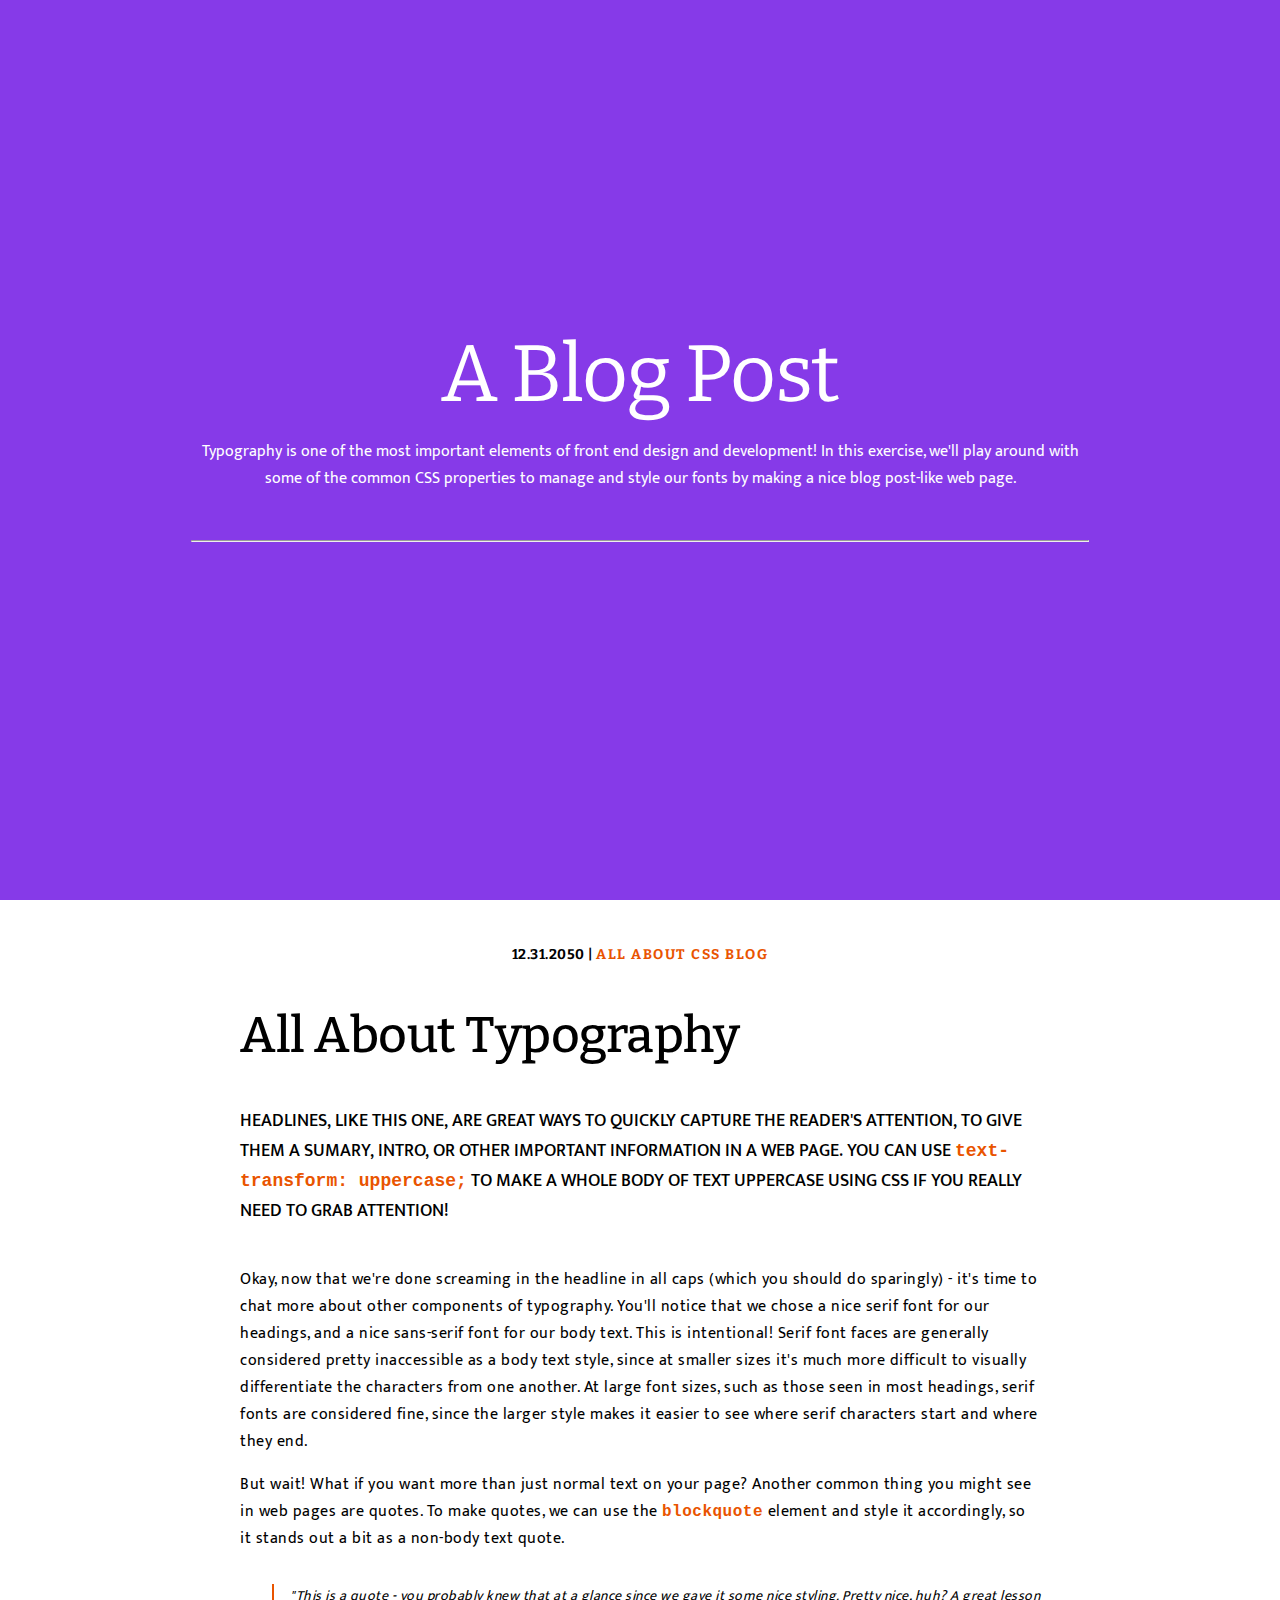
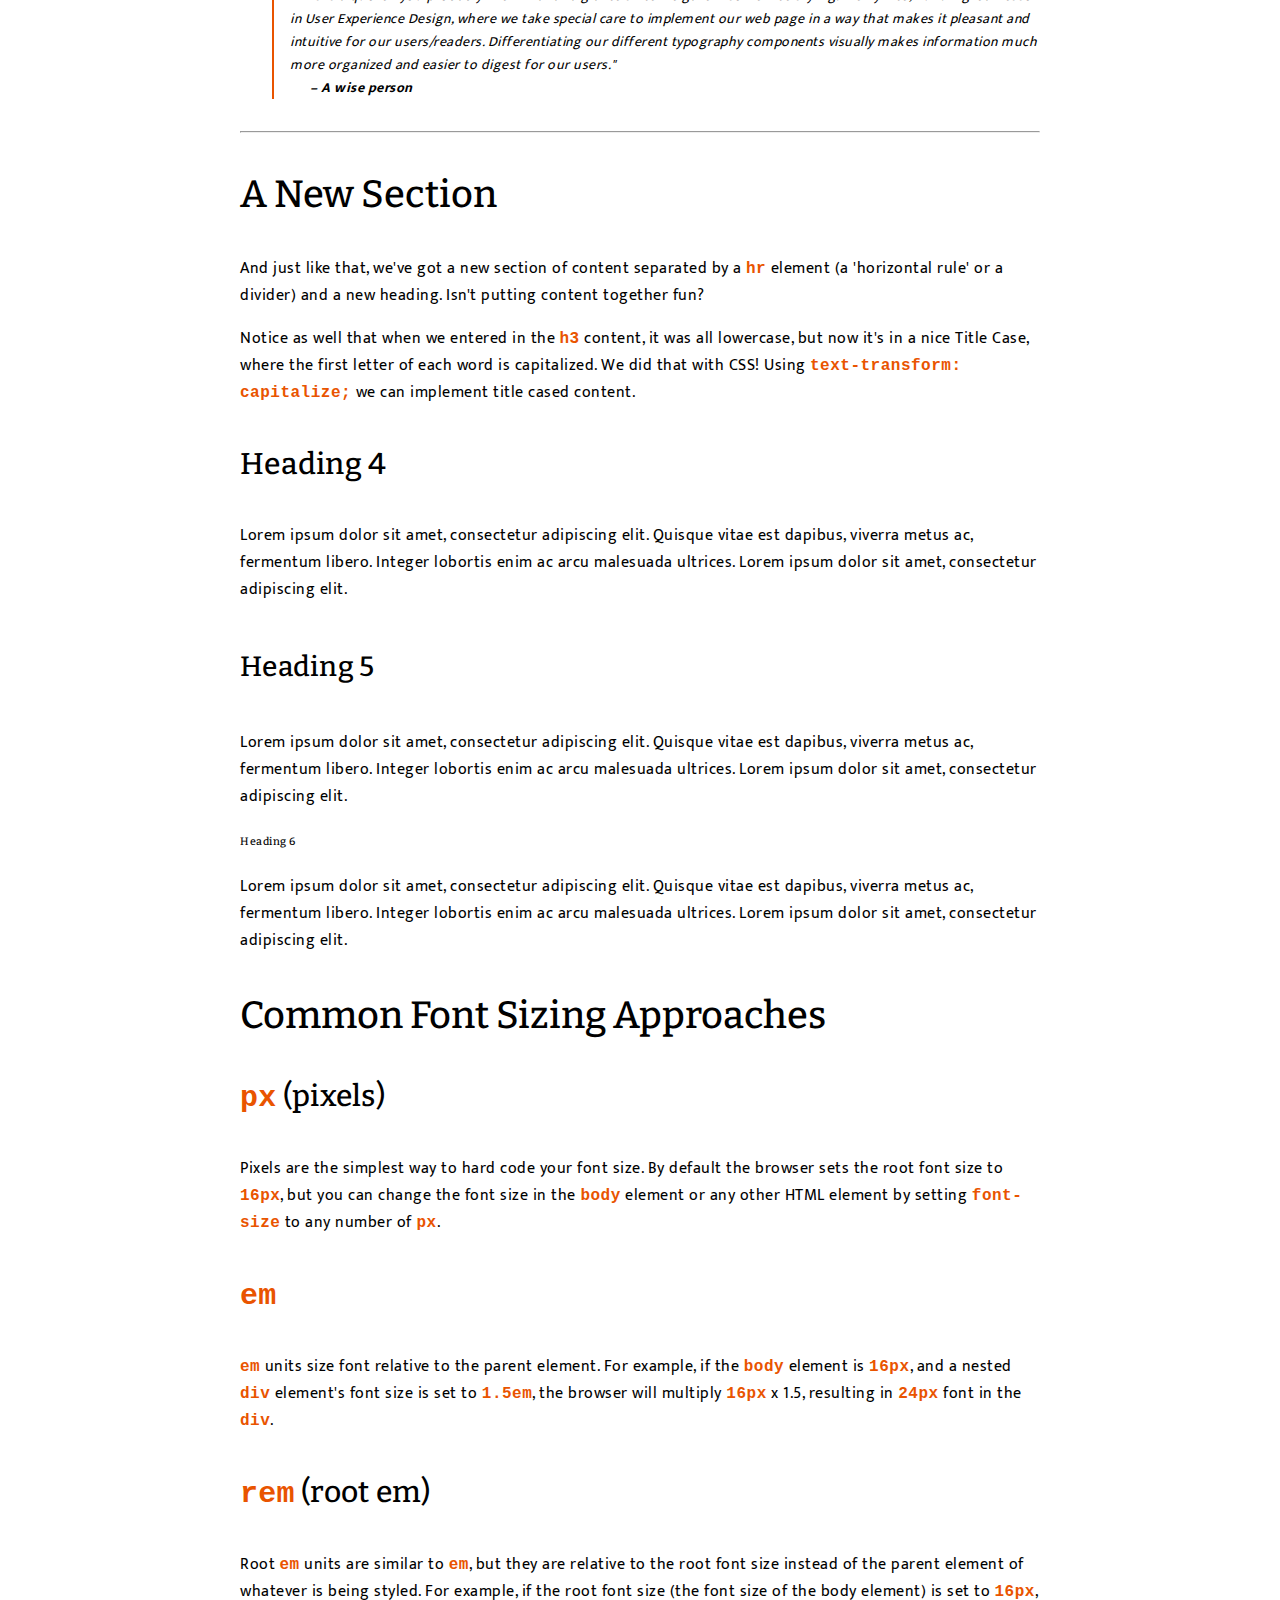
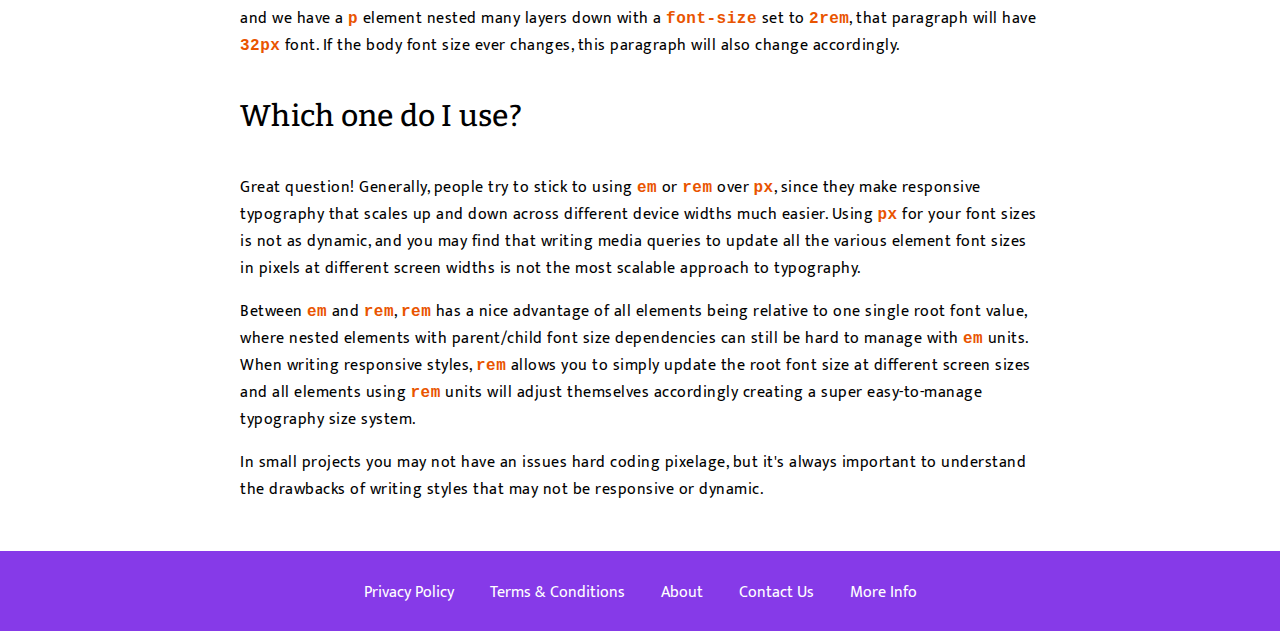
<file: WebProjects/blog-post/index.html>
<!DOCTYPE html>
<html lang="en">
<head>
    <meta charset="UTF-8">
    <meta http-equiv="X-UA-Compatible" content="IE=edge">
    <meta name="viewport" content="width=device-width, initial-scale=1.0">
    <link rel="preconnect" href="https://fonts.googleapis.com">
    <link rel="preconnect" href="https://fonts.gstatic.com" crossorigin>
    <link href="https://fonts.googleapis.com/css2?family=Bitter:wght@300;400;500;700&family=Mukta:wght@300;400;500;700&display=swap" rel="stylesheet">
    <link rel="stylesheet" href="style.css">
    <title>Typography Blog Post</title>
</head>
<body>
    <div class="hero">
        <h1>A Blog Post</h1>
        <p>
            Typography is one of the most important elements of front end design and development! In this exercise, we'll play around with some of the common CSS properties to manage and style our fonts by making a nice blog post-like web page.
        </p>
        <hr>
    </div>
    
    
    <div class="content">
        <p class="date">12.31.2050 | <span>ALL ABOUT CSS BLOG</span></p>
        <h2>All About Typography</h2>
        <p class="headline">
            Headlines, like this one, are great ways to quickly capture the
            reader's attention, to give them a sumary, intro, or other important
            information in a web page. You can use
            <code>text-transform: uppercase;</code> to make a whole body of text
            uppercase using CSS if you really need to grab attention!
        </p>
        <p>
            Okay, now that we're done screaming in the headline in all caps (which you should do sparingly) - it's time to chat more about other components of typography. You'll notice that we chose a nice serif font for our headings, and a nice sans-serif font for our body text. This is intentional! Serif font faces are generally considered pretty inaccessible as a body text style, since at smaller sizes it's much more difficult to visually differentiate the characters from one another. At large font sizes, such as those seen in most headings, serif fonts are considered fine, since the larger style makes it easier to see where serif characters start and where they end.
        </p>
        <p>
            But wait! What if you want more than just normal text on your page? Another common thing you might see in web pages are quotes. To make quotes, we can use the <code>blockquote</code> element and style it accordingly, so it stands out a bit as a non-body text quote.
        </p>

        <blockquote class="quote">
            "This is a quote - you probably knew that at a glance since we gave it some nice styling. Pretty nice, huh? A great lesson in User Experience Design, where we take special care to implement our web page in a way that makes it pleasant and intuitive for our users/readers. Differentiating our different typography components visually makes information much more organized and easier to digest for our users."
            <cite>– A wise person</cite>
        </blockquote>

        <hr>

        <h3>a new section</h3>
        <p>
            And just like that, we've got a new section of content separated by a <code>hr</code> element (a 'horizontal rule' or a divider) and a new heading. Isn't putting content together fun?
        </p>
        <p>
            Notice as well that when we entered in the <code>H3</code> content, it was all lowercase, but now it's in a nice Title Case, where the first letter of each word is capitalized. We did that with CSS! Using <code>text-transform: capitalize;</code> we can implement title cased content.
        </p>

        <h4>Heading 4</h4>
        <p>
            Lorem ipsum dolor sit amet, consectetur adipiscing elit. Quisque vitae est dapibus, viverra metus ac, fermentum libero. Integer lobortis enim ac arcu malesuada ultrices. Lorem ipsum dolor sit amet, consectetur adipiscing elit.
        </p>

        <h5>Heading 5</h5>
        <p>
            Lorem ipsum dolor sit amet, consectetur adipiscing elit. Quisque vitae est dapibus, viverra metus ac, fermentum libero. Integer lobortis enim ac arcu malesuada ultrices. Lorem ipsum dolor sit amet, consectetur adipiscing elit.
        </p>

        <h6>Heading 6</h6>
        <p>
            Lorem ipsum dolor sit amet, consectetur adipiscing elit. Quisque vitae est dapibus, viverra metus ac, fermentum libero. Integer lobortis enim ac arcu malesuada ultrices. Lorem ipsum dolor sit amet, consectetur adipiscing elit.
        </p>

        <h3>Common Font Sizing Approaches</h3>
        <h4><code>px</code> (pixels)</h4>
        <p>
            Pixels are the simplest way to hard code your font size. By default the browser sets the root font size to <code>16px</code>, but you can change the font size in the <code>body</code> element or any other HTML element by setting <code>font-size</code> to any number of <code>px</code>.
        </p>

        <h4><code>em</code></h4>
        <p>
            <code>em</code> units size font relative to the parent element. For example, if the <code>body</code> element is <code>16px</code>, and a nested <code>div</code> element's font size is set to <code>1.5em</code>, the browser will multiply <code>16px</code> x 1.5, resulting in <code>24px</code> font in the <code>div</code>.
        </p>

        <h4><code>rem</code> (root em)</h4>
        <p>
            Root <code>em</code> units are similar to <code>em</code>, but they are relative to the root font size instead of the parent element of whatever is being styled. For example, if the root font size (the font size of the body element) is set to <code>16px</code>, and we have a <code>p</code> element nested many layers down with a <code>font-size</code> set to <code>2rem</code>, that paragraph will have <code>32px</code> font. If the body font size ever changes, this paragraph will also change accordingly.
        </p>

        <h4>Which one do I use?</h4>
        <p>
            Great question! Generally, people try to stick to using <code>em</code> or <code>rem</code> over <code>px</code>, since they make responsive typography that scales up and down across different device widths much easier. Using <code>px</code> for your font sizes is not as dynamic, and you may find that writing media queries to update all the various element font sizes in pixels at different screen widths is not the most scalable approach to typography.
        </p>
        <p>
            Between <code>em</code> and <code>rem</code>, <code>rem</code> has a nice advantage of all elements being relative to one single root font value, where nested elements with parent/child font size dependencies can still be hard to manage with <code>em</code> units. When writing responsive styles, <code>rem</code> allows you to simply update the root font size at different screen sizes and all elements using <code>rem</code> units will adjust themselves accordingly creating a super easy-to-manage typography size system.
        </p>
        <p>
            In small projects you may not have an issues hard coding pixelage, but it's always important to understand the drawbacks of writing styles that may not be responsive or dynamic.
        </p>
    </div>
    <footer>
        <ul>
            <li>
                <a href="#privacy">Privacy Policy</a>
            </li>
            <li>
                <a href="#tnc">Terms & Conditions</a>
            </li>
            <li>
                <a href="#about">About</a>
            </li>
            <li>
                <a href="#contact">Contact Us</a>
            </li>
            <li>
                <a href="#more-info">More Info</a>
            </li>
        </ul>
    </footer>
</body>
</html>
</file>
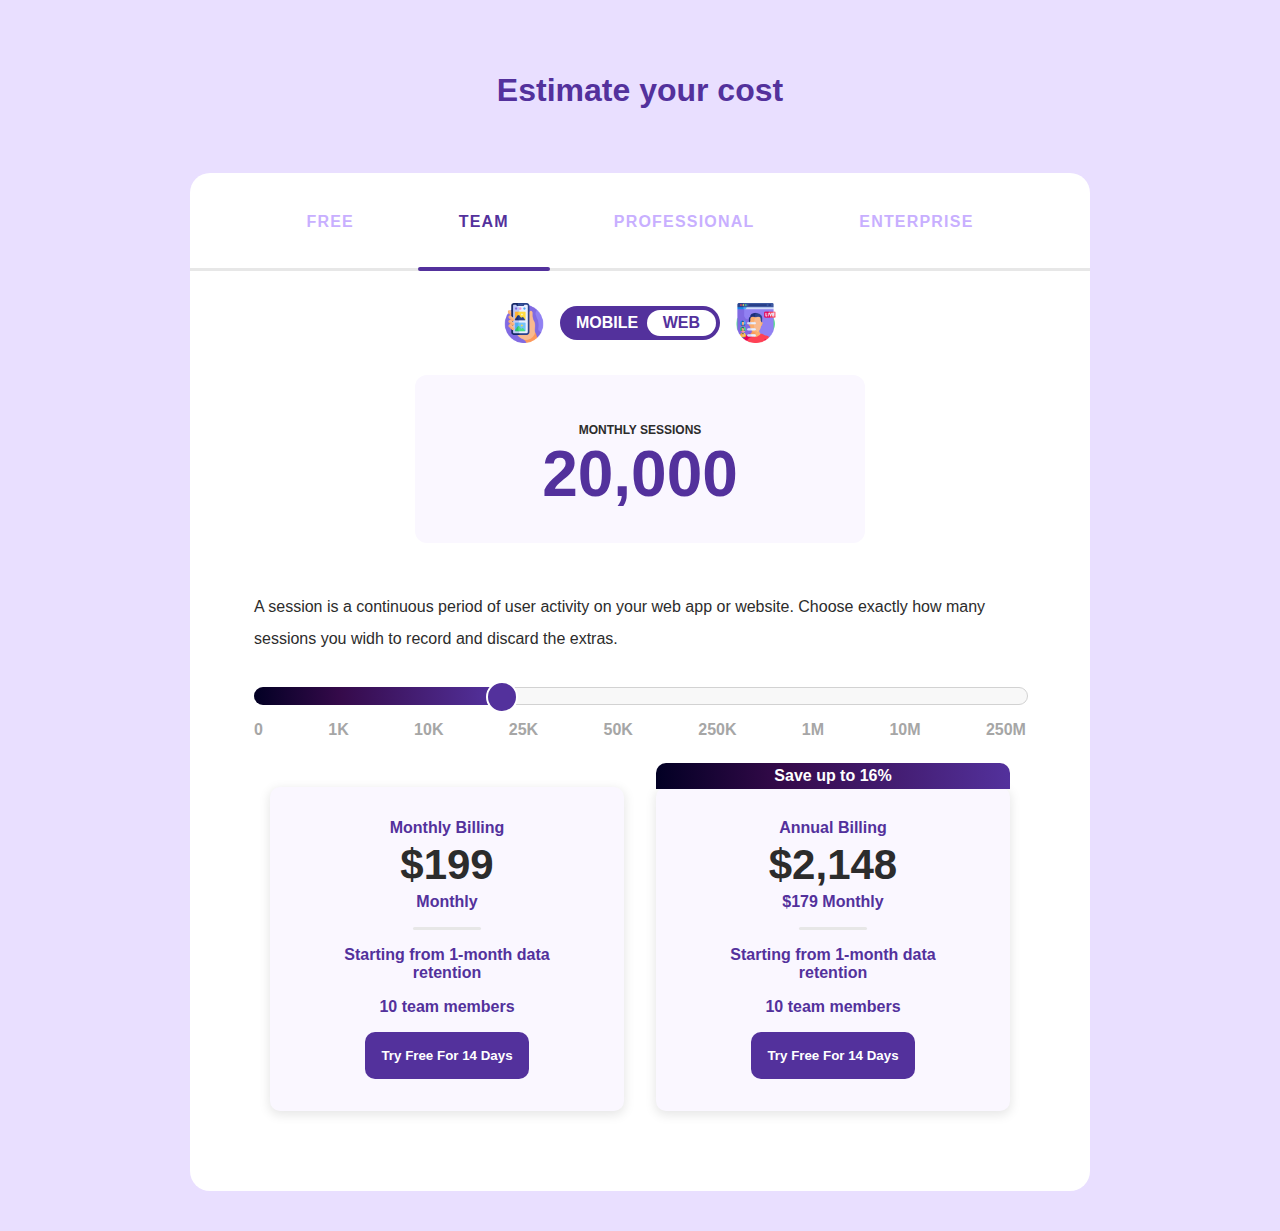
<file: WebProjects/cost-estimator/index.html>
<!DOCTYPE html>
<html lang="en">

<head>
    <meta charset="UTF-8">
    <meta http-equiv="X-UA-Compatible" content="IE=edge">
    <meta name="viewport" content="width=device-width, initial-scale=1.0">
    <link rel="preconnect" href="https://fonts.googleapis.com">
    <link rel="preconnect" href="https://fonts.gstatic.com" crossorigin>
    <link href="https://fonts.googleapis.com/css2?family=Open+Sans:wght@300;500;700&display=swap" rel="stylesheet">
    <link rel="stylesheet" href="index.css">
    <title>Cost Estimator</title>
</head>

<body>
    <h1>Estimate your cost</h1>
    <div class="container">
        <div class="tabs">
            <p>Free</p>
            <p class="active">Team</p>
            <p>Professional</p>
            <p>Enterprise</p>
        </div>
        <div class="active-line"></div>
        <div class="line"></div>

        <div class="toggle-wrapper">
            <img src="images/icon1.png" alt="">
            <div class="toggle">
                <span>Mobile</span>
                <span>Web</span>
            </div>
            <img src="images/icon2.png" alt="">
        </div>
        <div class="sessions-card">
            <p>Monthly Sessions</p>
            <p class="number">20,000</p>
        </div>
        <p class="desc">A session is a continuous period of user activity on your web app or website. Choose exactly how
            many sessions you widh to record and discard the extras.</p>
        <div class="slider">
            <div class="bar">
                <div class="progress"></div>
                <div class="point"></div>
            </div>
            <div class="scale">
                <ul>
                    <li>0</li>
                    <li>1K</li>
                    <li>10K</li>
                    <li>25K</li>
                    <li>50K</li>
                    <li>250K</li>
                    <li>1M</li>
                    <li>10M</li>
                    <li>250M</li>
                </ul>
            </div>
        </div>
        <div class="card-wrapper">
            <div class="card">
                <div class="top-section">
                    <p>Monthly Billing</p>
                    <p class="price">$199</p>
                    <p>Monthly</p>
                </div>
                <hr>
                <p>Starting from 1-month data retention</p>
                <p>10 team members</p>
                <button>Try Free For 14 Days</button>
            </div>
            <div class="card">
                <div class="top-section">
                    <div class="save-tag">
                        <p>Save up to 16%</p>
                    </div>
                    <p>Annual Billing</p>
                    <p class="price">$2,148</p>
                    <p>$179 Monthly</p>
                </div>
                <hr>
                <p>Starting from 1-month data retention</p>
                <p>10 team members</p>
                <button>Try Free For 14 Days</button>
            </div>
        </div>
    </div>
</body>

</html>
</file>
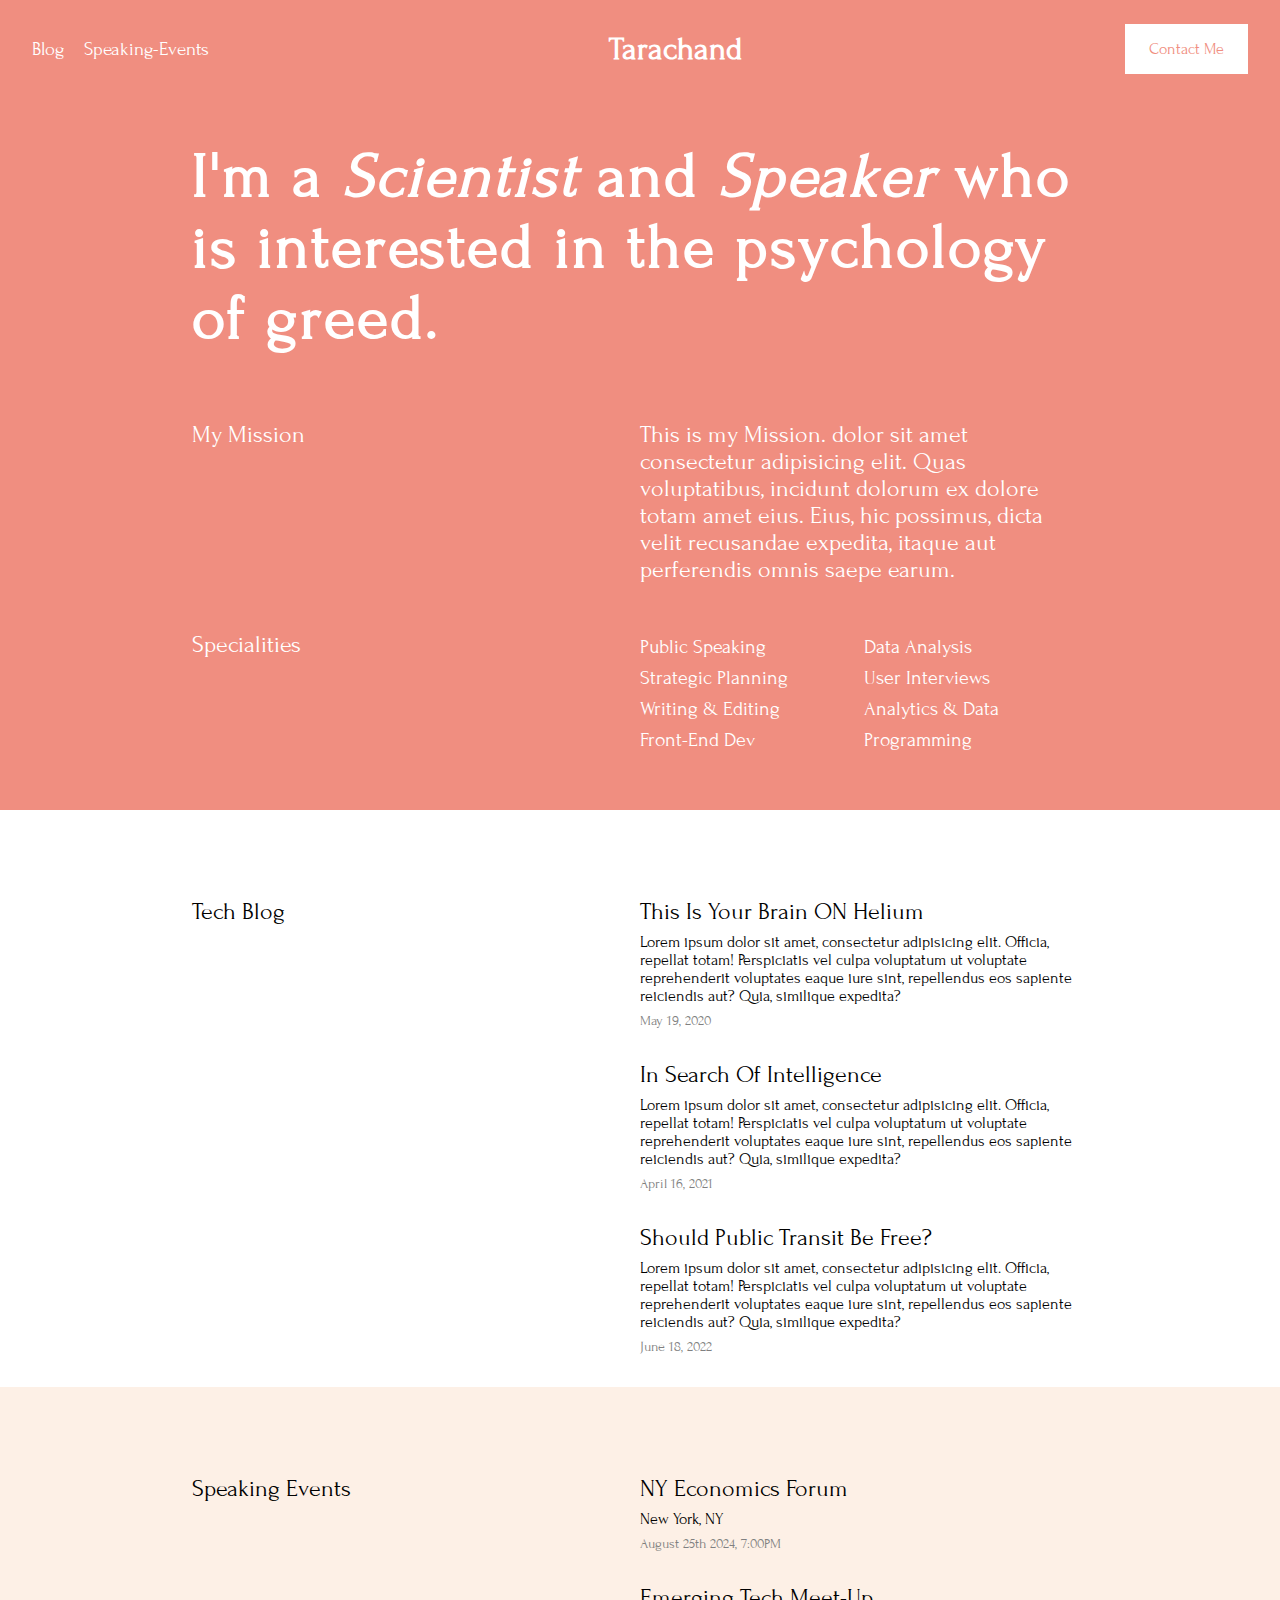
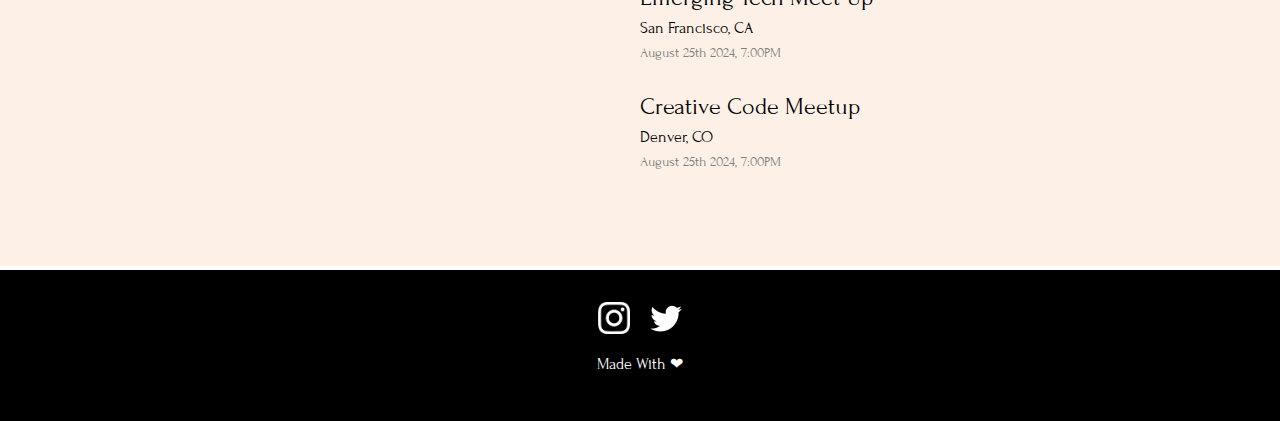
<file: WebProjects/cv-project/index.html>
<!DOCTYPE html>
<html lang="en">
<head>
    <meta charset="UTF-8">
    <meta http-equiv="X-UA-Compatible" content="IE=edge">
    <meta name="viewport" content="width=device-width, initial-scale=1.0">
    <link rel="preconnect" href="https://fonts.googleapis.com">
    <link rel="preconnect" href="https://fonts.gstatic.com" crossorigin>
    <link href="https://fonts.googleapis.com/css2?family=Bitter:wght@300;400;500;700&family=Forum&display=swap" rel="stylesheet">
    <link rel="stylesheet" href="app.css">
    <title>Tarachand | CV</title>
</head>
<body>
    <section class="hero">
        <header class="navbar">
            <nav class="nav-links">
                <a href="">Blog</a>
                <a href="">Speaking-Events</a>
            </nav>
            <p>Tarachand</p>
            <a class="contact" href="">Contact Me</a>
        </header>
        <div class="hero-content">
            <h1 class="tagline">I'm a <em>Scientist</em> and <em>Speaker</em> who is interested in the psychology of greed.</h1>
            <div class="two-column-section">
                <p class="section-heading">My Mission</p>
                <p>
                    This is my Mission. dolor sit amet consectetur adipisicing elit. Quas voluptatibus, incidunt dolorum ex dolore totam amet eius. Eius, hic possimus, dicta velit recusandae expedita, itaque aut perferendis omnis saepe earum.</p>
            </div>
            <div class="two-column-section">
                <p class="section-heading">Specialities</p>
                <ul class="skills">
                    <li>Public Speaking</li>
                    <li>Data Analysis</li>
                    <li>Strategic Planning</li>
                    <li>User Interviews</li>
                    <li>Writing & Editing</li>
                    <li>Analytics & Data</li>
                    <li>Front-End Dev</li>
                    <li>Programming</li>
                </ul>
            </div>
        </div>
    </section>
    <section class="blog-section">
        <div class="blog-content">
            <div class="two-column-section">
                <p class="section-heading">Tech Blog</p>
                <div class="blog-posts">
                    <p class="blog-title">
                        This Is Your Brain ON Helium</p>
                    <p class="blog-text">
                        Lorem ipsum dolor sit amet, consectetur adipisicing elit. Officia, repellat totam! Perspiciatis vel culpa voluptatum ut voluptate reprehenderit voluptates eaque iure sint, repellendus eos sapiente reiciendis aut? Quia, similique expedita?</p>
                    <p class="blog-date">May 19, 2020</p>
                    <p class="blog-title">
                        In Search Of Intelligence</p>
                    <p class="blog-text">
                        Lorem ipsum dolor sit amet, consectetur adipisicing elit. Officia, repellat totam! Perspiciatis vel culpa voluptatum ut voluptate reprehenderit voluptates eaque iure sint, repellendus eos sapiente reiciendis aut? Quia, similique expedita?</p>
                    <p class="blog-date">April 16, 2021</p>
                    <p class="blog-title">
                        Should Public Transit Be Free?</p>
                    <p class="blog-text">
                        Lorem ipsum dolor sit amet, consectetur adipisicing elit. Officia, repellat totam! Perspiciatis vel culpa voluptatum ut voluptate reprehenderit voluptates eaque iure sint, repellendus eos sapiente reiciendis aut? Quia, similique expedita?</p>
                    <p class="blog-date">June 18, 2022</p>
                </div>
            </div>
        </div>
    </section>
    <section class="events-section">
        <div class="events-content">
            <div class="two-column-section">
                <p>Speaking Events</p>
                <div class="events-card">
                    <p class="event-title">
                        NY Economics Forum</p>
                    <p class="event-location">
                        New York, NY</p>
                    <p class="event-date">
                        August 25th 2024, 7:00PM</p>

                    <p class="event-title">
                        Emerging Tech Meet-Up</p>
                    <p class="event-location">
                        San Francisco, CA</p>
                    <p class="event-date">
                        August 25th 2024, 7:00PM</p>

                    <p class="event-title">
                        Creative Code Meetup</p>
                    <p class="event-location">
                        Denver, CO</p>
                    <p class="event-date">
                        August 25th 2024, 7:00PM</p>
                </div>
            </div>
        </div>
    </section>
    <footer>
        <div class="footer-content">
            <img src="images/instagram.png" alt="">
            <img src="images/twitter.png" alt="">
            <p>Made With ❤</p>
        </div>
    </footer>
</body>
</html>
</file>
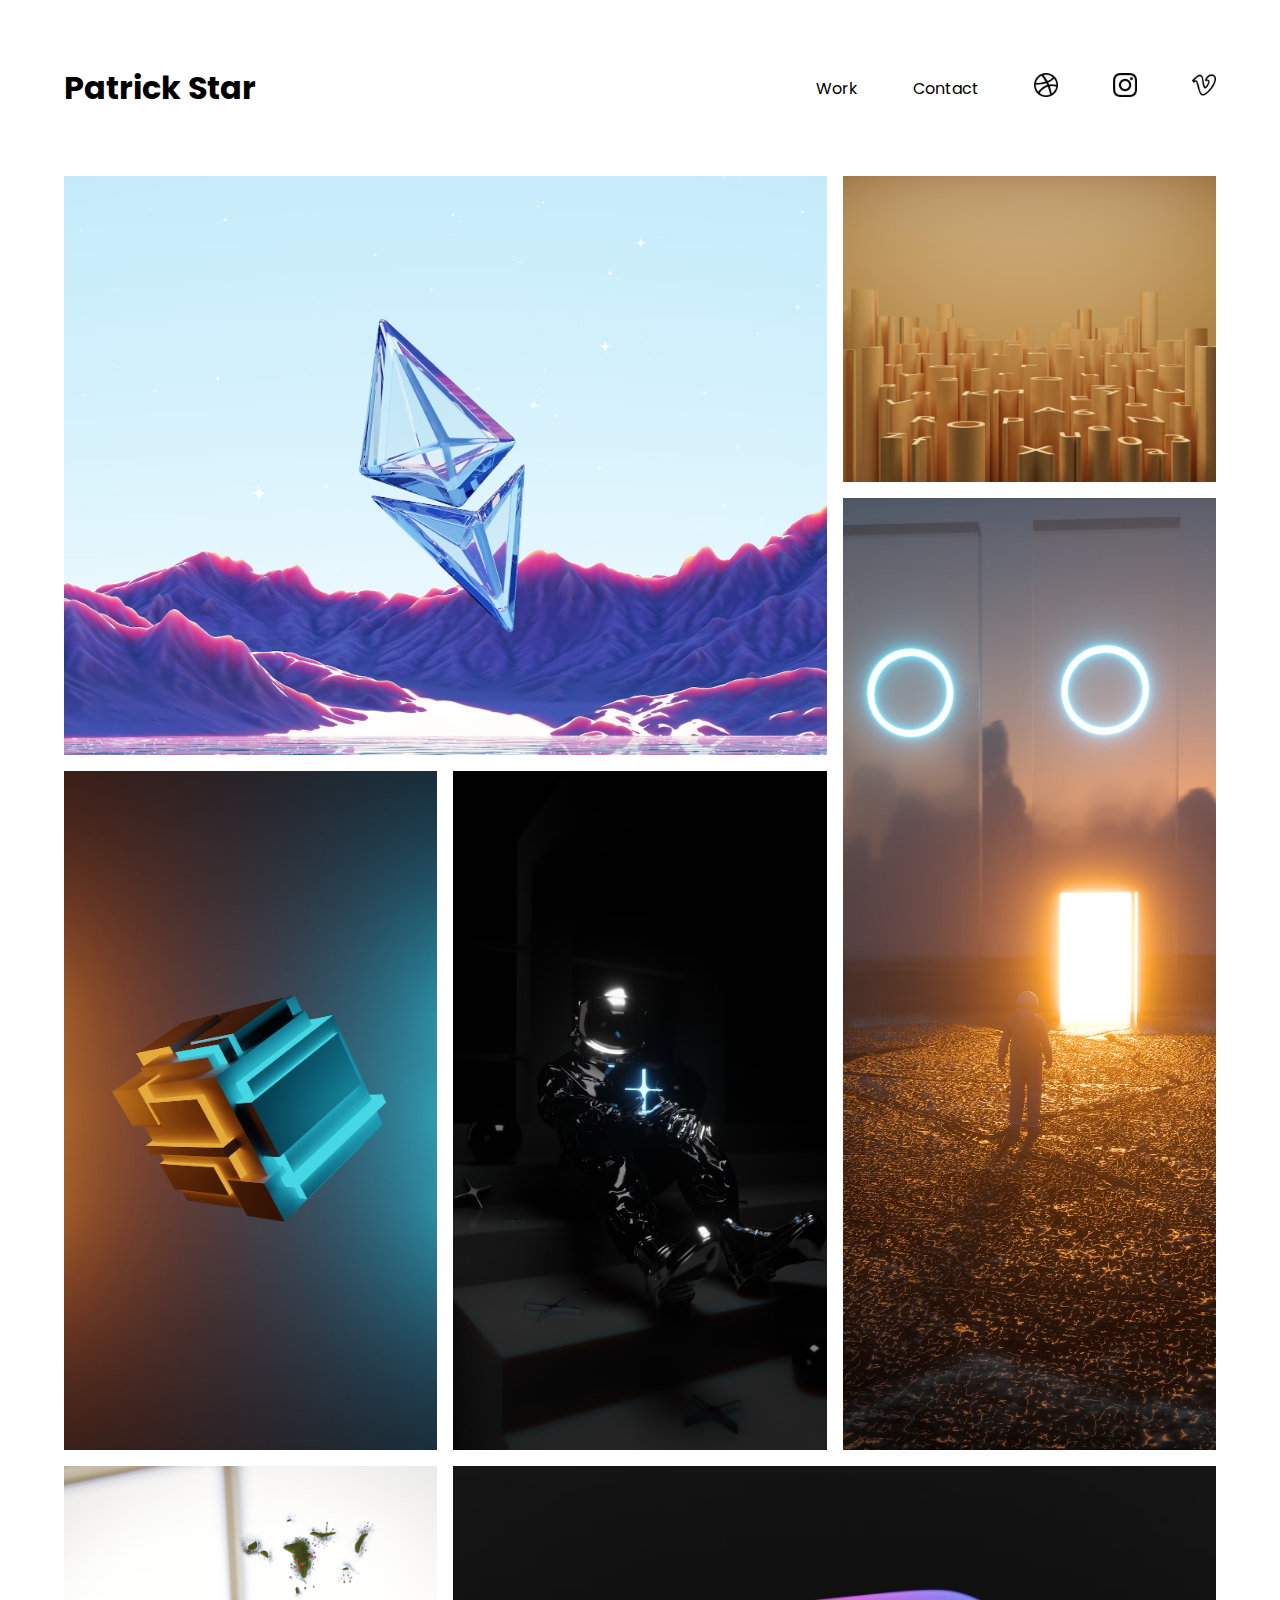
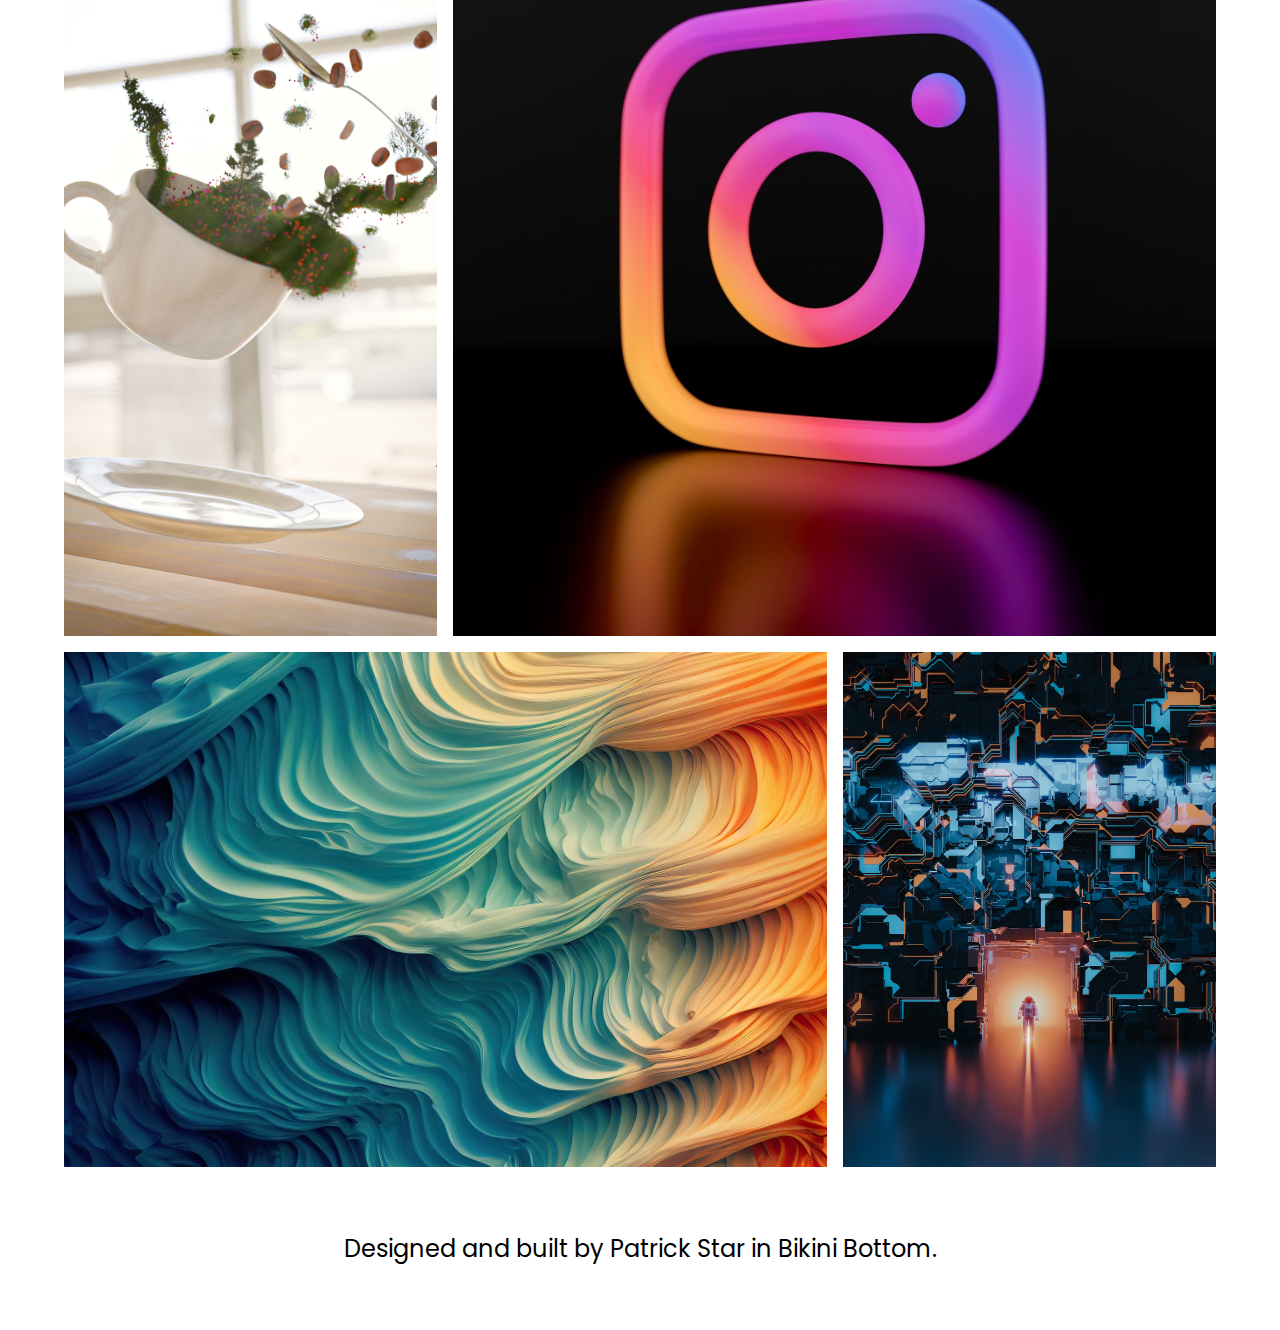
<file: WebProjects/portfolio-site/index.html>
<!DOCTYPE html>
<html lang="en">
<head>
    <meta charset="UTF-8">
    <meta http-equiv="X-UA-Compatible" content="IE=edge">
    <meta name="viewport" content="width=device-width, initial-scale=1.0">
    <link rel="preconnect" href="https://fonts.googleapis.com">
    <link rel="preconnect" href="https://fonts.gstatic.com" crossorigin>
    <link href="https://fonts.googleapis.com/css2?family=Poppins:wght@400;700&display=swap" rel="stylesheet">
    <link rel="stylesheet" href="index.css">
    <title>Portfolio</title>
</head>
<body>
    <div class="container">
        <header class="navbar">
            <div class="left">
                Patrick Star
            </div>
            <nav class="right">
                <a href="#work">Work</a>
                <a href="#contact">Contact</a>
                <a href="#dribble">
                    <img src="images/dribble_icon.png" alt="">
                </a>
                <a href="#insta">
                    <img src="images/insta_icon.png" alt="">
                </a>
                <a href="#vi">
                    <img src="images/v_icon.png" alt="">
                </a>
            </nav>
            <div class="hamburger">
                <div class="bar"></div>
                <div class="bar"></div>
                <div class="bar"></div>
            </div>
        </header>
        <div class="project-grid">
            <div class="project" id="eth">
                <img src="images/eth.avif" alt="Etherium">
                <p class="overlay">VIEW PROJECT</p>
            </div>
            <div class="project" id="alphabet">
                <img src="images/alphabet.avif" alt="">
                <p class="overlay">VIEW PROJECT</p>
            </div>
            <div class="project" id="traveler">
                <img src="images/traveler.avif" alt="">
                <p class="overlay">VIEW PROJECT</p>
            </div>
            <div class="project" id="cube">
                <img src="images/cube.avif" alt="">
                <p class="overlay white">VIEW PROJECT</p>
            </div>
            <div class="project" id="astro">
                <img src="images/astro.avif" alt="">
                <p class="overlay white">VIEW PROJECT</p>
            </div>
            <div class="project" id="cup">
                <img src="images/cup.avif" alt="">
                <p class="overlay white">VIEW PROJECT</p>
            </div>
            <div class="project" id="insta">
                <img src="images/insta.avif" alt="">
                <p class="overlay white">VIEW PROJECT</p>
            </div>
            <div class="project" id="foam">
                <img src="images/foam.avif" alt="">
                <p class="overlay">VIEW PROJECT</p>
            </div>
            <div class="project" id="dimensional">
                <img src="images/dimensional.avif" alt="">
                <p class="overlay white">VIEW PROJECT</p>
            </div>
        </div>
        <footer class="footer">
            Designed and built by Patrick Star in Bikini Bottom.
        </footer>
    </div>
</body>
</html>
</file>
<file: WebProjects/blog-post/style.css>
body {
    font-family: Mukta, sans-serif;
    font-size: 16px;
    margin: 0;
    padding: 0;
}

h1, h2, h3, h4, h5, h6 {
    font-family: bitter, serif;
    font-weight: 500;
}

h1 {
    font-size: 80px;
    letter-spacing: -1.5px;
    font-weight: 400;
    margin: 0;
}

h2 {
    font-size: 50px;
    letter-spacing: -0.5px;
}

h3 {
    font-size: 38px;
    letter-spacing: 0px;
}

h4 {
    font-size: 30px;
    letter-spacing: 0.25px;
}

h5 {
    font-size: 28px;
    letter-spacing: 0.25px;
}

code {
    color: #e95400;
    font-weight: bold;
    text-transform: lowercase;
}
.content {
    max-width: 800px;
    margin: 0 auto;
    padding: 32px;
    letter-spacing: 0.5px;
}

.content h3 {
    text-transform: capitalize;
}

.date{
    font-family: bitter, serif;
    text-transform: uppercase;
    text-align: center;
    font-weight: bold;
    font-size: 14px;
}

.date span {
    color: #e95400;
    letter-spacing: 1.5px;
}

.headline {
    text-transform: uppercase;
    font-weight: 500;
    letter-spacing: 0px;
    margin: 40px 0;
    font-size: 18px;
}

.quote {
    font-style: italic;
    font-size: 14px;
    border-left: 2px solid #e95400;
    padding-left: 16px;
    margin: 32px 0 32px 32px;
}

.quote cite {
    display: block;
    font-weight: bold;
    margin-left: 20px;
}

footer {
    background-color: #863ae8;
}

footer ul {
    list-style: none;
    margin: 0 auto;
    width: 100%;
    max-width: 900px;
    text-align: center;
    padding: 28px;
}

footer ul li {
    display: inline-block;
    margin: 0 16px;
}

footer ul li a {
    text-decoration: none;
    color: white;
}

footer ul li a:hover {
    text-decoration: underline;
}

.hero {
    color: white;
    background-color: #863ae8;
    height: 100vh; 
    text-align: center;
    
    
    /* Don't worry about this code yet */
    display: flex;
    flex-direction: column;
    align-items: center;
    justify-content: center;
}

.hero h1, .hero p {
    width: 75%;
    max-width: 900px;
}

.hero hr {
    width: 70%;
    margin: 32px 0;
}
</file>
<file: WebProjects/cost-estimator/index.css>
body {
    background-color: rgb(233, 223, 255);
    font-family: 'Opan Sans', sans-serif;
    display: flex;
    flex-direction: column;
    justify-content: center;
    align-items: center;
    padding: 32px;
    color: rgb(44, 44, 44);
}

h1 {
    color: rgb(83, 49, 156);
    margin: 32px 0 64px 0;
}

.container {
    background-color: white;
    max-width: 900px;
    width: 100%;
    border-radius: 20px;
    box-sizing: border-box;
    display: flex;
    flex-direction: column;
    justify-content: center;
    align-items: center;
    padding: 0 64px 64px 64px;
    position: relative;
}

.tabs {
    width: 100%;
    display: flex;
    justify-content: space-around;
    text-transform: uppercase;
    font-weight: bold;
    color: rgb(200, 175, 255);
    margin: 0 0 32px 0;
    padding: 16px;
}
.tabs p {
    letter-spacing: 1.2px;
    padding: 8px;
}

.tabs p:hover {
    color: rgb(83, 49, 156);
    cursor: pointer;
}

.tabs p.active {
    color: rgb(83, 49, 156);
    position: relative;
}

.line {
    height: 3px;
    width: 100%;
    background-color: rgb(231, 231, 231);
    position: absolute;
    top: 95px;
}

.tabs .active::before {
    content: "";
    height: 4px;
    width: 200%;
    border-radius: 10px;
    background-color: rgb(83, 49, 156);
    position: absolute;
    bottom: -31.5px;
    left: -50%;
    z-index: 1;
}

.toggle-wrapper {
    display: flex;
    justify-content: center;
    align-items: center;
}

.toggle-wrapper img {
    height: 40px;
    margin: 0 16px;
}

.toggle {
    background-color: rgb(83, 49, 156);
    height: 34px;
    width: 160px;
    box-sizing: border-box;
    border-radius: 20px;
    text-transform: uppercase;
    display: flex;
    flex-direction: row;
    justify-content: space-between;
    align-items: center;
    padding: 0 4px 0 16px;
    font-optical-sizing: 12px;
    font-weight: bold;
}

.toggle span:first-of-type {
    color: white;
}

.toggle span:last-of-type {
    background-color: white;
    color: rgb(83, 49, 156);
    padding: 4px 16px;
    border-radius: 20px;
}

.sessions-card {
    background-color: rgb(250, 247, 255);
    text-align: center;
    padding: 32px;
    width: 50%;
    text-transform: uppercase;
    margin: 32px 0;
    border-radius: 12px;
}

.sessions-card p {
    color: rgb(44, 44, 44);
    font-size: 12px;
    font-weight: bold;
    margin: 16px 0 0 0;
}
.sessions-card .number {
    color: rgb(83, 49, 156);
    font-size: 64px;
    font-weight: bold;
    margin: 0;
}

.desc {
    line-height: 32px;
    margin: 16px 0 32px 0;
}

.slider {
    width: 100%;
    position: relative;
}

.slider .bar {
    width: 100%;
    height: 16px;
    background-color:rgb(248, 248, 248);
    border: 1px solid rgb(210, 210, 210);
    border-radius: 20px;
}

.slider .progress {
    width: 31%;
    height: 18px;
    background-image: linear-gradient(90deg, 
        rgba(2, 0, 36, 1) 0%,
        rgba(53, 10, 74, 1) 36%,
        rgba(83, 49, 156, 1) 100%);
    border-top-left-radius: 20px;
    border-bottom-left-radius: 20px;
    position: absolute;
    top: 0;
    left: 0;
}

.slider .point {
    width: 28px;
    height: 28px;
    background-color:rgb(83, 49, 156);
    position: absolute;
    top: -6px;
    left: 30%;
    border-radius: 50%;
    border: 2px solid white;
    transition: transform 0.15s;
}

.slider .point:hover {
    cursor: pointer;
    transform: scale(1.15);
}

.scale {
    width: 100%;
    margin: 0 0 32px 0;
}

.slider .scale ul{
    width: 100%;
    display: flex;
    flex-direction: row;
    justify-content: space-between;
    list-style: none;
    font-weight: bold;
    color: rgb(166, 166, 166);
    padding: 0;
}

.card-wrapper {
    width: 100%;
    display: flex;
    justify-content: space-around;
}
.card {
    background-color: rgb(250, 247, 255);
    color: rgb(83, 49, 156);
    text-align: center;
    padding: 16px 64px;
    border-radius: 10px;
    font-weight: bold;
    /* box-shadow: 0 1px 1px hsl(0deg 0% 0% / 0.075),
                0 2px 2px hsl(0deg 0% 0% / 0.075),
                0 4px 4px hsl(0deg 0% 0% / 0.075),
                0 8px 8px hsl(0deg 0% 0% / 0.075),
                0 16px 16px hsl(0deg 0% 0% / 0.075); */
    box-shadow: 0px 3px 11px 1px rgba(0, 0, 0, 0.1);
    box-sizing: border-box;
    margin: 16px;
    transition: transform 0.15s ease;
    position: relative;
}

.card:hover {
    transform: translateY(-8px);
}

.top-section{
    margin: 16px 0;
}

.card .top-section p {
    margin: 4px 0;
}

.top-section .price {
    font-size: 42px;
    color: rgb(44, 44, 44);
}
.card hr {
    width: 30%;
    height: 3px;
    background-color: rgb(231, 231, 231);
    border: none;
    border-radius: 2px;
}

.card button {
    border: none;
    background-color: rgb(83, 49, 156);
    color: white;
    padding: 16px;
    border-radius: 10px;
    font-weight: bold;
    transition: transform 0.15s ease;
    margin: 0 0 16px 0;
}

.card button:hover {
    cursor: pointer;
    transform: scale(1.05);
}

.card .save-tag{
    color: white;
    background-image: linear-gradient(90deg, 
    rgba(2, 0, 36, 1) 0%,
    rgba(53, 10, 74, 1) 36%,
    rgba(83, 49, 156, 1) 100%);
    width: 100%;
    position: absolute;
    top: -24px;
    left: 0px;
    border-top-left-radius: 10px;
    border-top-right-radius: 10px;
}
@media only screen and (max-width: 800px) {
    .card-wrapper{
        flex-wrap: wrap-reverse;
        align-items: space-between;
    }
    .card {
        width: 100%;
    }
    .sessions-card {
        width: 80%;
    }
}

@media only screen and (max-width: 650px) {
    
    .container {
        padding: 0 16px;
    }

    h1 {
        margin-bottom: 32px;
    }

    body {
        padding: 8px;
    }
    .sessions-card {
        width: 100%;
        box-sizing: border-box;
    }
    .tabs p {
        box-sizing: border-box;
        font-size: 0.95rem;
    }
    .tabs .active::before {
        width: 100%;
        left: 0;
    }
    .line {
        top: 92px;
    }
    .toggle-wrapper {
        width: 90%;
    }
    .toggle {
        margin-left: 8px;
        margin-right: 8px;
    }
}
</file>
<file: WebProjects/cv-project/app.css>
body{
    margin: 0;
    padding: 0;
    font-family: Forum, serif;
}

.hero {
    background-color: #f08e80;
    min-height: 90vh;
    color: white;
    display: inline-block;
}

.navbar {
    display: flex;
    justify-content: space-between;
    align-items: center;
    color: white;
    padding: 24px 32px;
}

.navbar .nav-links a{
    color: white;
    text-decoration: none;
    margin-right: 16px;
    font-size: 1.2rem;
}

.navbar p {
    margin: 0;
    font-size: 2rem;
    font-weight: bold;
}

.navbar .contact {
    text-decoration: none;
    color: #f08e80;
    background-color: white;
    border: none;
    padding: 16px 24px;
}

.navbar .contact:hover {
    opacity: 0.8;
}

/* .hero  */
.hero-content {
    padding: 0 15%;
    /* margin: 32px auto; */
}

/* .hero .hero-content  */
.tagline {
    font-size: 4rem;
    color: white;
    letter-spacing: 2px;
    /* margin: 0; */
    /* padding: 24px 0; */
}

/* .hero .hero-content */
.two-column-section {
    font-size: 1.5rem;
}

.two-column-section > p {
    width: 50%;
    box-sizing: border-box;
    float: left;
}

.two-column-section .skills {
    width: 50%;
    float: left;
    box-sizing: border-box;
    list-style: none;
    padding: 0;
}

.two-column-section li {
    width: 50%;
    margin: 4px 0;
    float: left;
    font-size: 1.25rem;
}

.blog-section {
    background-color: white;
    padding: 64px 0;
}

.blog-content {
    padding: 0 15%;
}

.blog-posts {
    margin-top: 16px;
}
.two-column-section .blog-posts{
    width: 50%;
    float: left;
}

.blog-title {
    font-size: 1.5rem;
}
.blog-text {
    font-size: 1rem;
}

.blog-posts .blog-date {
    font-size: 0.9rem;
    color: gray;
    margin-bottom: 32px;
}

.blog-posts p {
    margin: 8px 0;
}

.events-section {
    background-color: #fdf0e6;
    padding: 64px 0;
    display: inline-block;
    width: 100%;
}

.events-content {
    padding: 0 15%;
}

.events-card {
    width: 50%;
    float: left;
    margin-top: 16px;
}

.events-card p {
    margin: 8px 0;
}
.event-title {
    font-size: 1.5rem;
}

.event-location {
    font-size: 1rem;
}

.events-card .event-date {
    font-size: 0.9rem;
    color: gray;
    margin-bottom: 32px;
}

footer {
    background-color: black;
    color: white;
    padding: 32px;
}

.footer-content {
    text-align: center;
}

footer img{
    width: 2rem;
    height: 2rem;
    margin: 0 8px;
    cursor: pointer;
}

@media only screen and (max-width: 1200px) {
    .hero-content {
        padding: 5%;
    }
}

@media only screen and (max-width: 700px) {
    .tagline {
        font-size: 3rem;
    }
}

@media only screen and (max-width: 600px) {
    .nav-links {
        display: none;
    }
    .tagline {
        font-size: 2rem;
    }

    .navbar {
        padding: 24px;
    }
    .two-column-section > p {
        width: 100%;
        font-size: 1.2rem;
    }

    .navbar .contact {
        padding: 12px;
    }
    .two-column-section .section-heading {
        font-weight: bold;
        font-size: 2rem;
        margin: 8px 0;
    }
    .two-column-section .skills {
        width: 100%;
    }

    .two-column-section .blog-posts {
        width: 100%;
    }

    .blog-section {
        padding: 16px 0;
    }
    .blog-content {
        padding: 0 5%;
    }

    .events-section {
        padding: 16px 0;
    }
    .events-content {
        padding: 0 16px;
        text-align: center;
    }

    .events-card {
        width: 100%;
    }
    .events-content .two-column-section > p {
        font-size: 1.9rem;
    }
    .event-title {
        font-size: 1.2rem;
    }
    

}
</file>
<file: WebProjects/portfolio-site/index.css>
body {
    font-family: "Poppins", sans-serif;
    /* display: flex;
    flex-direction: column;
    justify-content: center;
    align-items: center; */
    /* margin: 0;
    padding: 0; */
    margin: 0;
    padding: 0;
}
.container{
    max-width: 90%;
    margin: 0 auto;
    padding: 0 16px;
}
.navbar{
    padding: 64px 0;
    display: flex;
    justify-content: space-between;

}
.navbar .left{
    font-size: 32px;
    font-weight: bold;

}
.navbar .right{
    width: 400px;
    display: flex;
    justify-content: space-between;
    align-items: center;
} 
.navbar .right a{
    text-decoration: none;
    color: black;
}
.navbar .right a:hover{
    text-decoration: underline;
}

.navbar .right img {
    width: 24px;
    height: 24px;
}
.navbar .hamburger{
    display: none;
}
.navbar .bar{
    background-color: black;
    height: 4px;
    width: 36px;
    margin: 2px;
    border-radius: 10px;
}
.project-grid {
    /* width: 100%; */
    display: grid;
    /* grid-template: repeat(auto-fill, minmax(300px, 1fr)) / repeat(3, 1fr); */
    /* column-gap: 16px;
    row-gap: 16px; */
    grid-template-areas: 
        "eth eth alph"
        "eth eth trav"
        "cube astro trav"
        "cup insta insta"
        "cup insta insta"
        "foam foam dimensional"
        "foam foam dimensional";
    /* column-gap: 16px;
    row-gap: 16px; */
    gap: 16px;
}
#eth{
    grid-area: eth;
}
#alphabet {
    grid-area: alph;
}
#traveler {
    grid-area: trav;
}
#cube {
    grid-area: cube;
}
#astro{
    grid-area: astro;
}
#cup{
    grid-area: cup;
}
#insta{
    grid-area: insta;
}
#foam {
    grid-area: foam;
}
#dimensional{
    grid-area: dimensional;
}
.project {
    width: 100%;
    position: relative;
}
.project img{
    width: 100%;
    height: 100%;
    object-fit: cover;    
}
.project .overlay {
    position: absolute;
    top: 0;
    left: 0;
    background-color: rgba(255, 255, 255, 0.1);
    height: 100%;
    width: 100%;
    margin: 0;
    display: flex;
    justify-content: center;
    align-items: center;
    font-weight: bold;
    letter-spacing: 2px;
    font-size: 36px;
    opacity: 0;
    /* visibility: hidden; */
    transition: all 0.2s ease;
}
.project .overlay:hover {
    opacity: 1;
    cursor: pointer;
}
.overlay.white{
    color: white;
}
.footer {
    text-align: center;
    padding: 64px;
    font-size: 24px;
    /* font-weight: bold; */
}

@media only screen and (max-width: 1100px){
    .navbar {
        padding: 40px 0;
    }
    .container {
        max-width: 100%;
    }
    .project-grid {
        grid-template-areas: 
            "eth eth"
            "alph trav"
            "astro cube"
            "insta insta"
            "cup foam"
            "dimensional dimensional";
    }
}
@media only screen and (max-width: 768px){
    .container {
        max-width: 100%;
    }
    .navbar{
        padding: 20px 24px;
        box-sizing: border-box;
        position: fixed;
        top: 0;
        left: 0;
        z-index: 1;
        background-color: white;
        width: 100%;
    }
    .navbar .right{
        display: none;
    }
    .navbar .hamburger{
        display: flex;
        flex-direction: column;
        align-items: center;
        justify-content: center;
    }
    .project-grid {
        margin-top: 100px;
        max-width: 100%;
        grid-template-areas: 
            "eth eth"
            "alph alph"
            "trav trav"
            "cube astro"
            "insta insta"
            "cup cup"
            "foam foam"
            "dimensional dimensional";
    }
    .project .overlay{
        font-size: 24px;
    }
    .footer{
        font-size: 16px;
        padding: 32px;
    }
}
</file>
